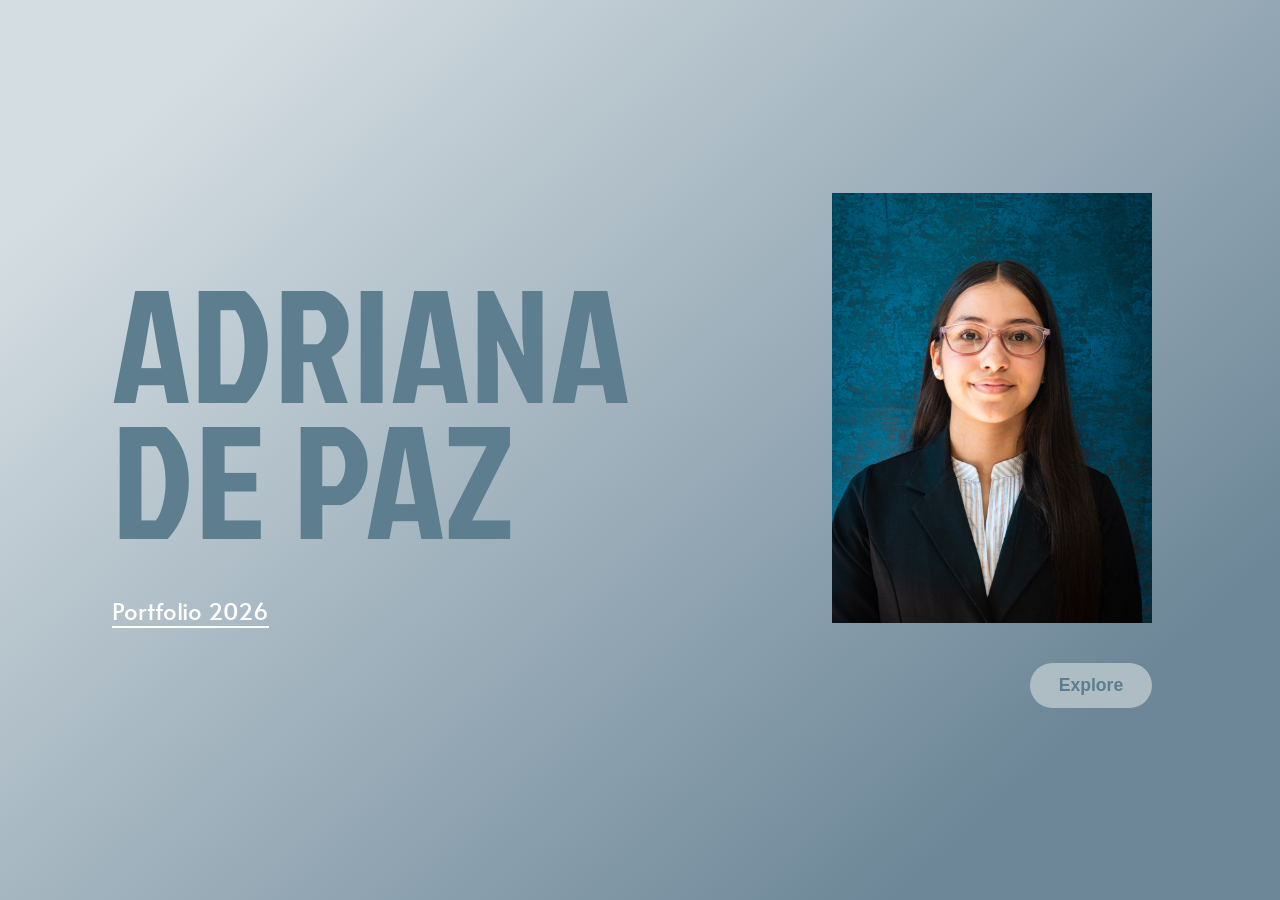
<file: index.html>
<!DOCTYPE html>
<html lang="en">

<head>
    <meta charset="UTF-8">
    <meta name="viewport" content="width=device-width, initial-scale=1.0">
    <title>Portafolio</title>
    <link rel="stylesheet" href="Portafolio.css">

    <link rel="preconnect" href="https://fonts.googleapis.com">
    <link rel="preconnect" href="https://fonts.gstatic.com" crossorigin>

    <link href="https://fonts.googleapis.com/css2?family=Alata&family=Jockey+One&display=swap" rel="stylesheet">
</head>

<body>
    <main class="hero-screen">
        <div class="content-left">
            <h1 class="title">ADRIANA<br>DE PAZ</h1>
            <a href="#" class="subtitle">Portfolio 2026</a>
        </div>

        <div class="content-right">
            <div class="photo-card">
                <img src="De Paz, Adriana (2).jpg" alt="">

            </div>

            <a href="about.html" class="btn-explore">
                <span>Explore</span>

            </a>


        </div>
    </main>

</body>

</html>
</file>
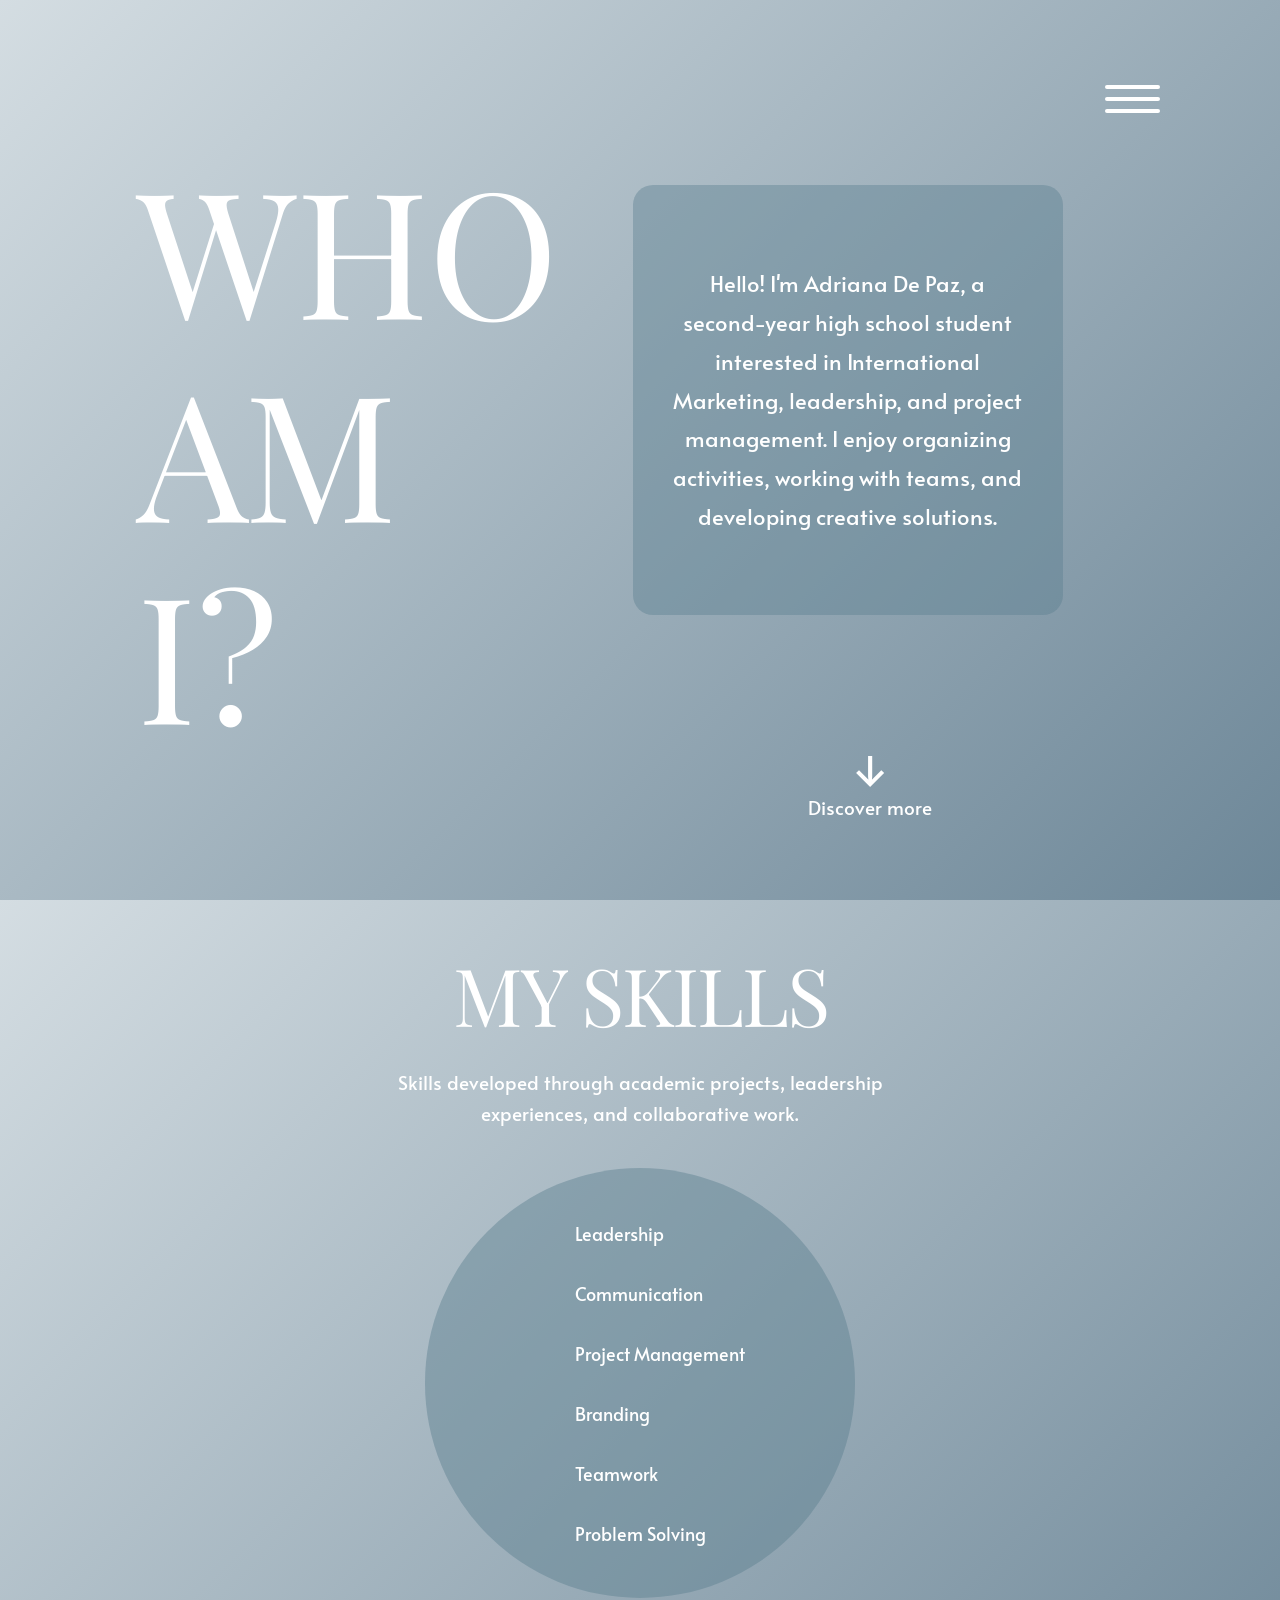
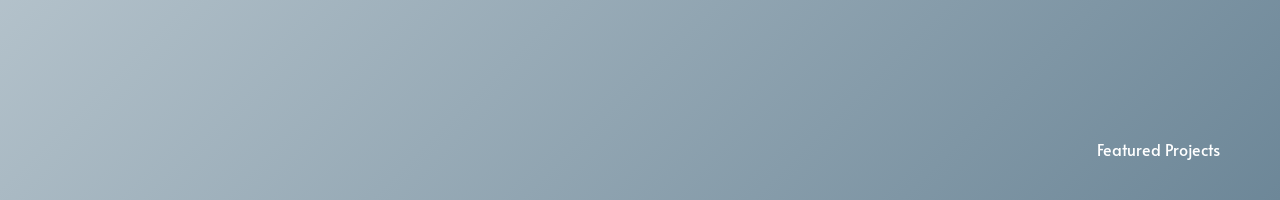
<file: about.html>
<!DOCTYPE html>
<html lang="en">

<head>
    <meta charset="UTF-8">
    <meta name="viewport" content="width=device-width, initial-scale=1.0">
    <title>About me</title>
    <link rel="stylesheet" href="Portafolio.css">
    <link
        href="https://fonts.googleapis.com/css2?family=Alata&family=Jockey+One&family=Playfair+Display:wght@400&display=swap"
        rel="stylesheet">
</head>

<body>
    <div class="menu-container">

        <div class="menu-icon">
            <span></span>
            <span></span>
            <span></span>
        </div>

        <div class="menu">

            <a href="index.html">HOME</a>

            <a href="about.html">ABOUT ME</a>

            <a href="about.html#skills">SKILLS</a>

            <a href="projects.html">PROJECTS</a>

            <a href="journey.html">MY JOURNEY</a>

            <a href="contact.html">CONTACT</a>

        </div>

    </div>

    <main class="about-screen">

        <div class="about-title">
            <h1>WHO<br>AM<br>I?</h1>
        </div>

        <div class="about-card">
            <p>
                Hello! I'm Adriana De Paz, a second-year high school student interested in International Marketing,
                leadership, and project management. I enjoy organizing activities, working with teams, and developing
                creative solutions.
            </p>
        </div>
        <a href="#skills" class="discover">
            <span class="arrow">&#8595;</span>
            <span>Discover more</span>
        </a>
    </main>
    <section id="skills" class="skills-screen">

        <h1 class="skills-title">
            MY SKILLS
        </h1>

        <p class="skills-subtitle">
            Skills developed through academic projects, leadership
            <br>
            experiences, and collaborative work.
        </p>

        <div class="skills-circle">

            <p>Leadership</p>

            <p>Communication</p>

            <p>Project Management</p>

            <p>Branding</p>

            <p>Teamwork</p>

            <p>Problem Solving</p>

        </div>

        <a href="projects.html" class="next-page">
            Featured Projects
        </a>
    </section>


</body>

</html>
</file>
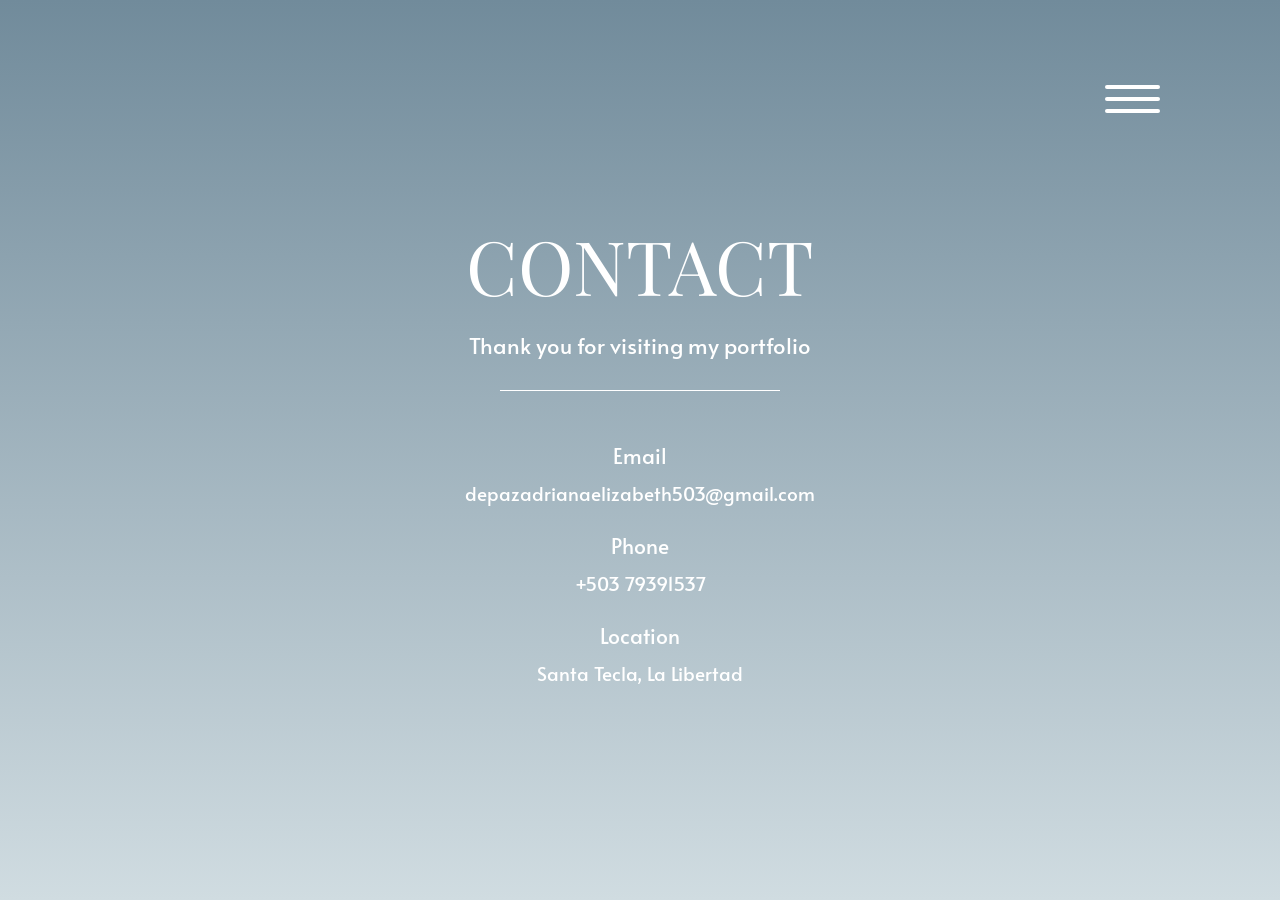
<file: contact.html>
<!DOCTYPE html>
<html lang="en">

<head>
    <meta charset="UTF-8">
    <meta name="viewport" content="width=device-width, initial-scale=1.0">
    <title>Contact</title>

    <link rel="stylesheet" href="Portafolio.css">

    <link
        href="https://fonts.googleapis.com/css2?family=Playfair+Display&family=Albert+Sans:wght@300;400&family=Alata&display=swap"
        rel="stylesheet">
</head>

<body>
    <div class="menu-container">

        <div class="menu-icon">
            <span></span>
            <span></span>
            <span></span>
        </div>

        <div class="menu">

            <a href="index.html">HOME</a>

            <a href="about.html">ABOUT ME</a>

            <a href="about.html#skills">SKILLS</a>

            <a href="projects.html">PROJECTS</a>

            <a href="journey.html">MY JOURNEY</a>

            <a href="contact.html">CONTACT</a>

        </div>

    </div>

    <section class="contact-screen">

        <h1 class="contact-title">CONTACT</h1>

        <p class="contact-message">
            Thank you for visiting my portfolio
        </p>

        <div class="contact-line"></div>

        <div class="contact-information">

            <p>Email</p>
            <a href="depazadrianaelizabeth503@gmail.com">
                depazadrianaelizabeth503@gmail.com
            </a>

            <p>Phone</p>
            <a href="tel:+50379391537">
                +503 79391537
            </a>

            <p>Location</p>
            <span>Santa Tecla, La Libertad</span>

        </div>

    </section>

</body>

</html>
</file>
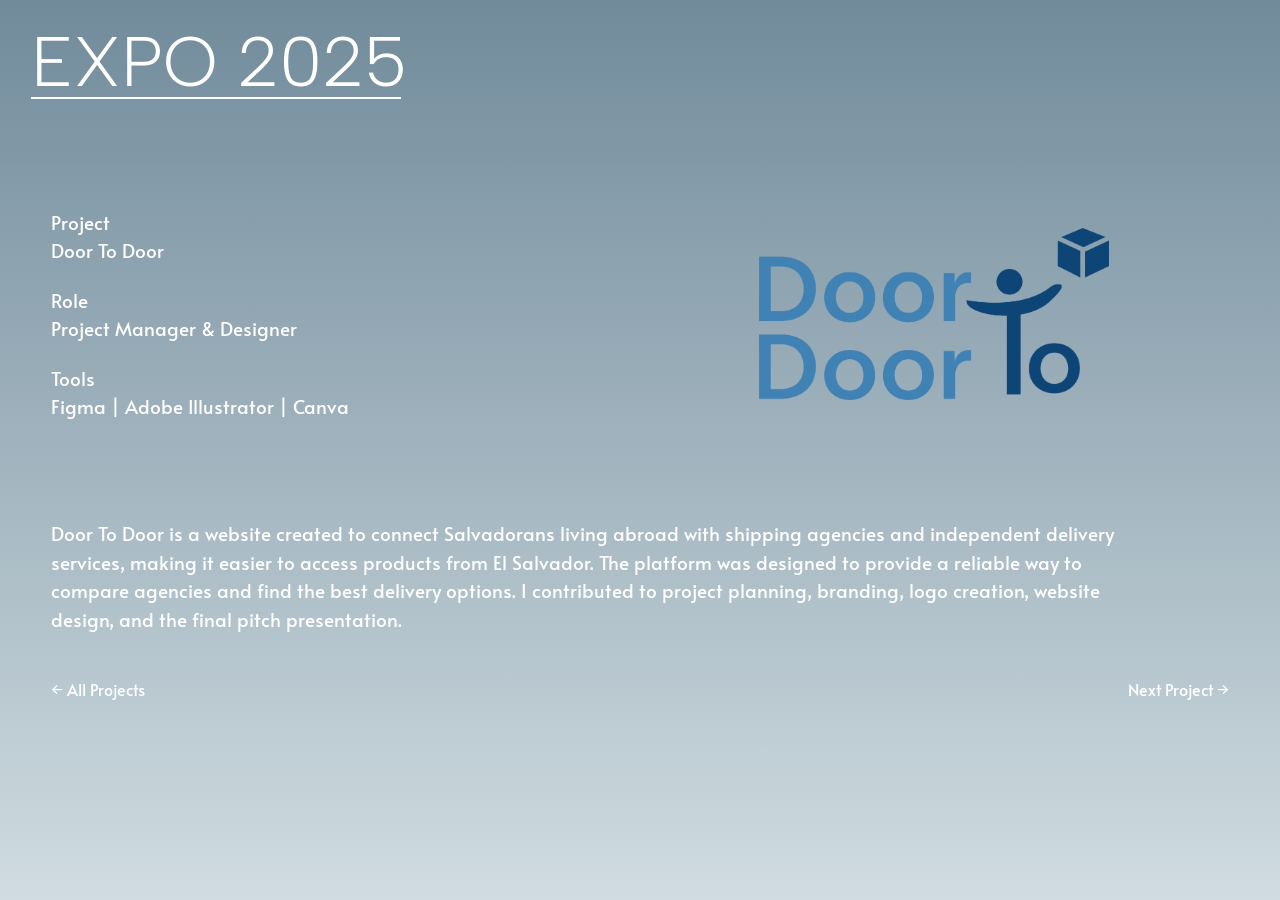
<file: expo2025.html>
<!DOCTYPE html>
<html lang="en">

<head>
    <meta charset="UTF-8">
    <meta name="viewport" content="width=device-width, initial-scale=1.0">
    <title>Expo2025</title>
    <link rel="stylesheet" href="Portafolio.css">
    <link href="https://fonts.googleapis.com/css2?family=Albert+Sans:wght@300;400&family=Alata&display=swap"
        rel="stylesheet">
</head>

<body>
    <section class="expo-screen">

        <h1 class="expo-title">
            EXPO 2025
        </h1>

        <div class="expo-line"></div>

        <div class="expo-content">

            <div class="expo-info">

                <div>
                    <p class="expo-label">Project</p>
                    <p class="expo-value">Door To Door</p>
                </div>

                <div>
                    <p class="expo-label">Role</p>
                    <p class="expo-value">Project Manager & Designer</p>
                </div>

                <div>
                    <p class="expo-label">Tools</p>
                    <p class="expo-value">Figma | Adobe Illustrator | Canva</p>
                </div>

            </div>

            <div class="expo-logo">
                <img src="Principal@2x.png" alt="Door To Door Logo">
            </div>

        </div>

        <div class="expo-description">

            <p>
                Door To Door is a website created to connect Salvadorans living abroad with shipping agencies and
                independent delivery services, making it easier to access products from El Salvador. The platform was
                designed to provide a reliable way to compare agencies and find the best delivery options. I contributed
                to project planning, branding, logo creation, website design, and the final pitch presentation.
            </p>

        </div>
        <nav class="project-navigation">

            <a href="projects.html" class="navigation-link">
                ← All Projects
            </a>

            <a href="expotech2026.html" class="navigation-link">
                Next Project →
            </a>

        </nav>
    </section>
</body>

</html>
</file>
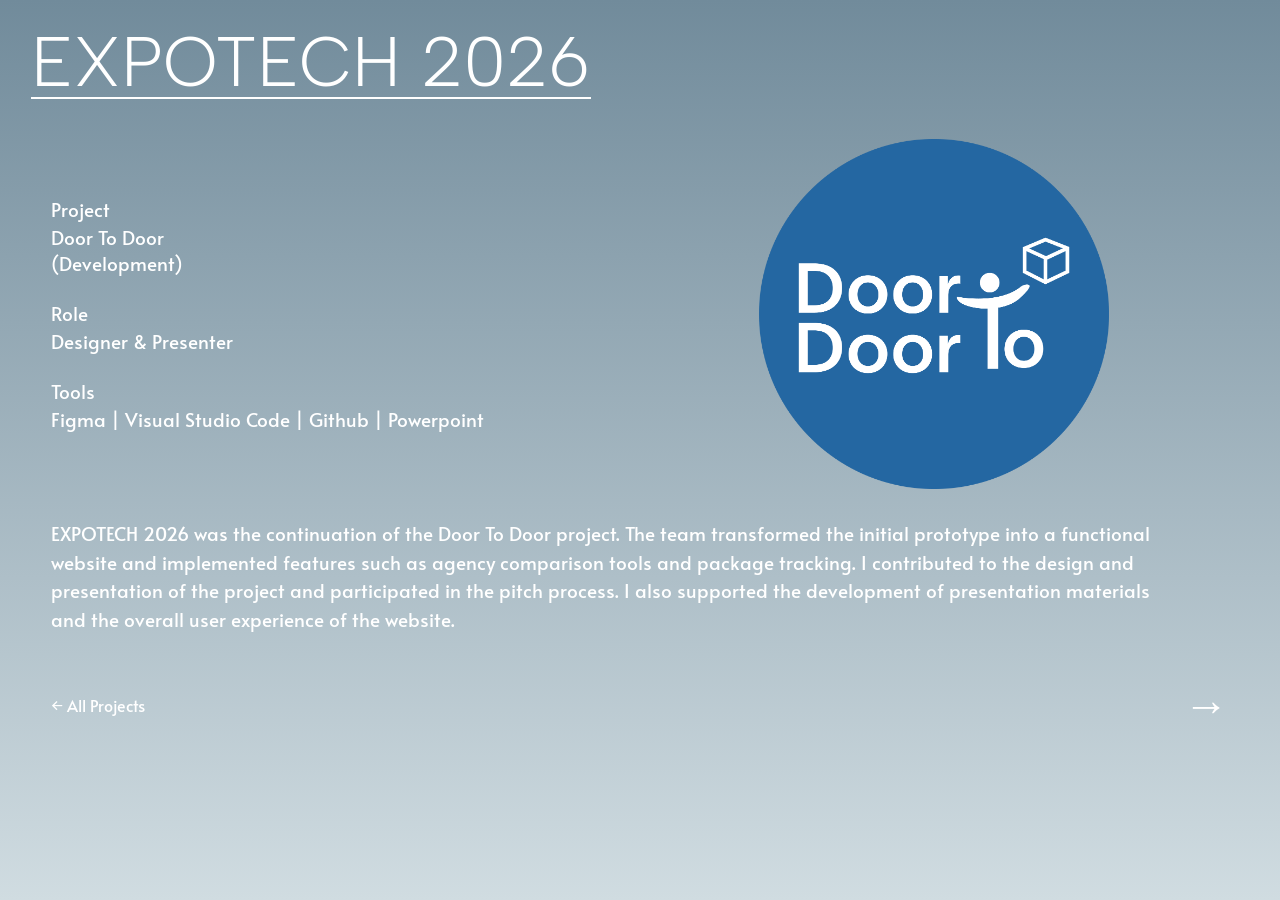
<file: expotech2026.html>
<!DOCTYPE html>
<html lang="en">

<head>
    <meta charset="UTF-8">
    <meta name="viewport" content="width=device-width, initial-scale=1.0">
    <title>Expotech2026</title>
    <link rel="stylesheet" href="Portafolio.css">
    <link href="https://fonts.googleapis.com/css2?family=Albert+Sans:wght@300;400&family=Alata&display=swap"
        rel="stylesheet">
</head>

<body>
    <section class="expotech-screen">

        <h1 class="expotech-title">
            EXPOTECH 2026
        </h1>

        <div class="expotech-line"></div>

        <div class="expotech-content">

            <div class="expotech-info">

                <div>
                    <p class="expotech-label">Project</p>
                    <p class="expotech-value">Door To Door
                    </p>
                    <p class="expotech-value">(Development)
                    </p>
                </div>

                <div>
                    <p class="expotech-label">Role</p>
                    <p class="expotech-value">Designer & Presenter</p>
                </div>

                <div>
                    <p class="expotech-label">Tools</p>
                    <p class="expotech-value">Figma | Visual Studio Code | Github | Powerpoint </p>
                </div>

            </div>

            <div class="expotech-logo">
                <img src="Logo alternativo (1).png" alt="Door To Door Logo">
            </div>

        </div>

        <div class="expotech-description">

            <p>
                EXPOTECH 2026 was the continuation of the Door To Door project. The team transformed the initial
                prototype into a functional website and implemented features such as agency comparison tools and package
                tracking. I contributed to the design and presentation of the project and participated in the pitch
                process. I also supported the development of presentation materials and the overall user experience of
                the website.
            </p>

        </div>
        <nav class="project-navigation">

            <a href="projects.html" class="navigation-link">
                ← All Projects
            </a>

            <a href="journey.html" class="journey-arrow">→</a>

        </nav>
    </section>
</body>

</html>
</file>
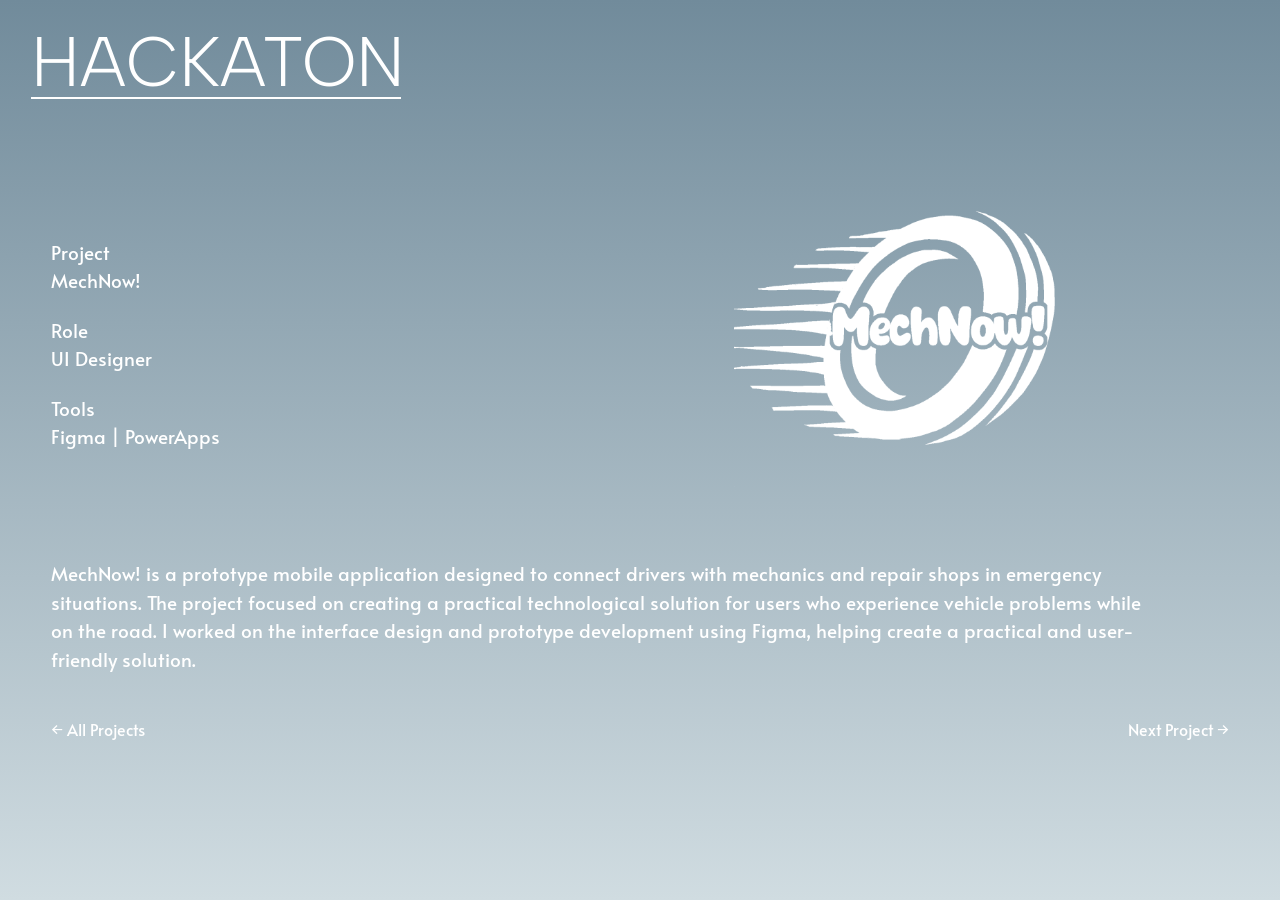
<file: hackaton.html>
<!DOCTYPE html>
<html lang="en">

<head>
    <meta charset="UTF-8">
    <meta name="viewport" content="width=device-width, initial-scale=1.0">
    <title>MechNow</title>
    <link rel="stylesheet" href="Portafolio.css">
    <link href="https://fonts.googleapis.com/css2?family=Albert+Sans:wght@300;400&family=Alata&display=swap"
        rel="stylesheet">
</head>

<body>
    <section class="hackaton-screen">

        <h1 class="hackaton-title">
            HACKATON
        </h1>

        <div class="hackaton-line"></div>


        <div class="hackaton-content">

            <div class="hackaton-info">

                <div>
                    <p class="label">Project</p>
                    <p class="value">MechNow!</p>
                </div>

                <div>
                    <p class="label">Role</p>
                    <p class="value">UI Designer</p>
                </div>

                <div>
                    <p class="label">Tools</p>
                    <p class="value">Figma | PowerApps</p>
                </div>

            </div>

            <div class="hackaton-logo">
                <img src="mechnow.png" alt="MechNow Logo">
            </div>

        </div>

        <div class="hackaton-description">

            <p>
                MechNow! is a prototype mobile application designed to connect drivers with mechanics and repair shops
                in emergency situations. The project focused on creating a practical technological solution for users
                who experience vehicle problems while on the road. I worked on the interface design and prototype
                development using Figma, helping create a practical and user-friendly solution.
            </p>

        </div>
        <nav class="project-navigation">

            <a href="projects.html" class="navigation-link">
                ← All Projects
            </a>

            <a href="expo2025.html" class="navigation-link">
                Next Project →
            </a>

        </nav>
    </section>
</body>

</html>
</file>
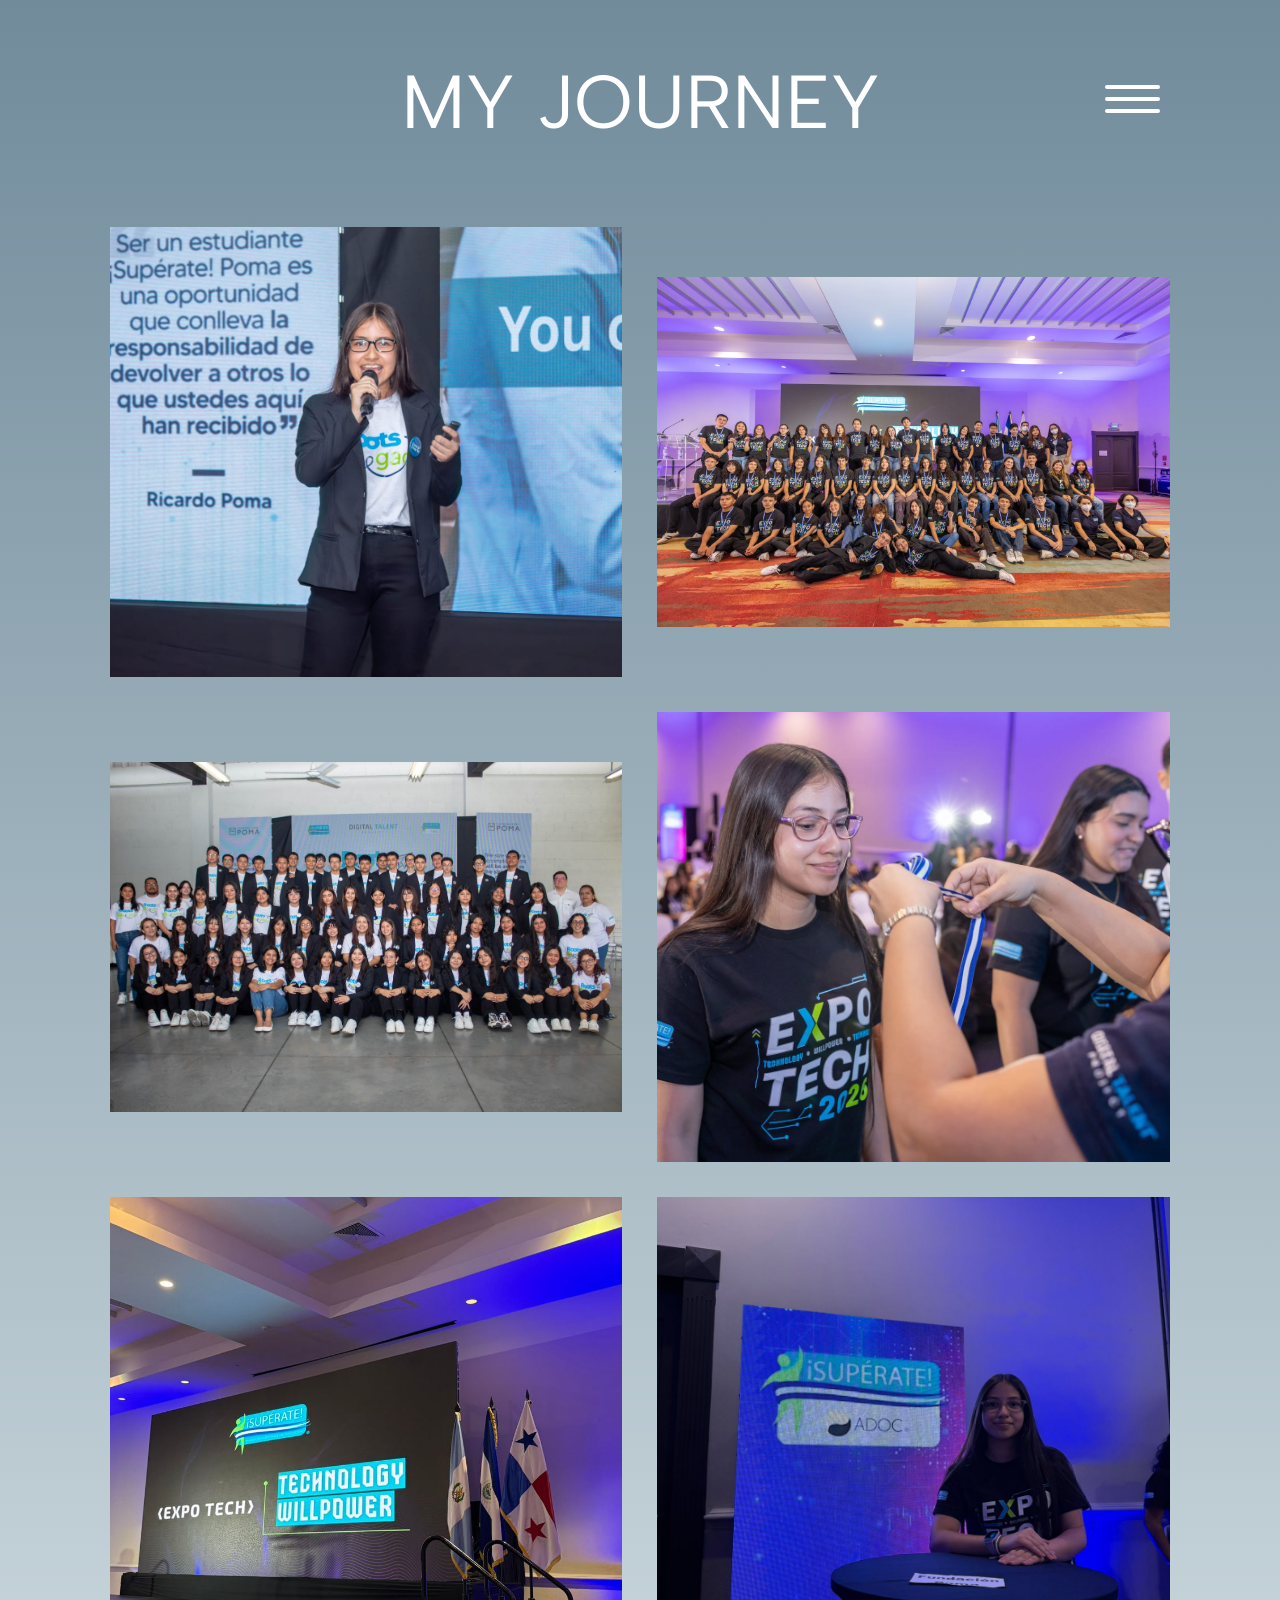
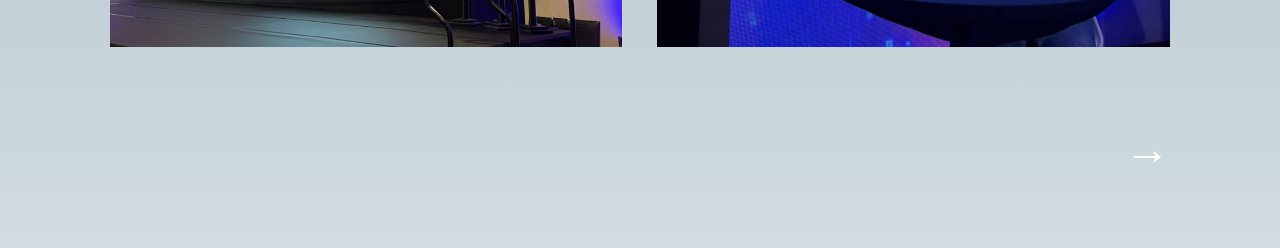
<file: journey.html>
<!DOCTYPE html>
<html lang="en">

<head>
    <meta charset="UTF-8">
    <meta name="viewport" content="width=device-width, initial-scale=1.0">
    <title>My Journey</title>

    <link rel="stylesheet" href="Portafolio.css">

    <link href="https://fonts.googleapis.com/css2?family=Albert+Sans:wght@300;400&family=Alata&display=swap"
        rel="stylesheet">
</head>

<body>
    <div class="menu-container">

        <div class="menu-icon">
            <span></span>
            <span></span>
            <span></span>
        </div>

        <div class="menu">

            <a href="index.html">HOME</a>

            <a href="about.html">ABOUT ME</a>

            <a href="about.html#skills">SKILLS</a>

            <a href="projects.html">PROJECTS</a>

            <a href="journey.html">MY JOURNEY</a>

            <a href="contact.html">CONTACT</a>

        </div>

    </div>

    <section class="journey-screen">

        <h1 class="journey-title">MY JOURNEY</h1>

        <div class="journey-gallery">

            <div class="journey-image image-one">
                <img src="Imagen 1.png" alt="">
            </div>

            <div class="journey-image image-two">
                <img src="Imagen 2.png" alt="">
            </div>

            <div class="journey-image image-three">
                <img src="Imagen 3.png" alt="">
            </div>

            <div class="journey-image image-four">
                <img src="Imagen 4.png" alt="">
            </div>

            <div class="journey-image image-five">
                <img src="Imagen 5.png" alt="">
            </div>
            <div class="journey-image image-six">
                <img src="Imagen 6.png" alt="">
            </div>

        </div>
        <nav class="journey-navigation">

            <a href="contact.html" class="journey-arrow">→</a>

        </nav>
    </section>

</body>

</html>
</file>
<file: Portafolio.css>
* {
    margin: 0;
    padding: 0;
    box-sizing: border-box;
}

html,
body{
    width:100%;
    overflow-x:hidden;
}
body{
    margin: 0;
    padding: 0;
    font-family: Arial, Helvetica, sans-serif;
}

.hero-screen {
    width: 100vw;
    height: 100vh;
    display: flex;
    justify-content: space-between;
    align-items: center;
    padding: 5rem 8rem;
    
    
    background: linear-gradient(138deg,
#d4dde2 12%,
#6d8798 83%);
    position: relative;
    overflow: hidden;
}


.content-left {
    margin-left: -1rem;
    display: flex;
    flex-direction: column;
    align-items: flex-start;
    justify-content: center;
}

.title{
    font-family: 'Jockey One', sans-serif;
    font-size: 10rem;
    line-height: 0.85;
    color: #5C7E8F;
    font-weight: 400;
    text-transform: uppercase;
    letter-spacing: 1px;
    margin-bottom: 3rem;
}

.subtitle{
    font-family: 'Alata', sans-serif;
    font-size: 1.5rem;
    color: #FFFFFF;
    text-decoration: underline;
    text-underline-offset: 6px;
}

.subtitle:hover {
    opacity: 0.8;
}


.content-right {
    display: flex;
    flex-direction: column;
    align-items: flex-end;
    gap: 2.5rem;
}


.photo-card{
    width: 320px;
    height: 430px;
    overflow: hidden;
}

.photo-card img{
    width: 100%;
    height: 100%;
    object-fit: cover;
}


.btn-explore {
    display: flex;
    align-items: center;
    gap: 0.8rem;
    text-decoration: none;
    background-color: #aebcc4;
    padding: 0.75rem 1.8rem;
    border-radius: 50px;
    color: #5C7E8F;
    font-weight: bold;
    font-size: 1.1rem;
    transition: all 0.3s ease;
}


.btn-explore:hover {
    background-color: #9cb0bb;
    transform: translateY(-2px);
}



@media (max-width: 900px) {
    .hero-screen {
        flex-direction: column;
        height: auto;
        padding: 3rem 2rem;
        gap: 3rem;
    }

    .title {
        font-size: 4.5rem;
    }

    .content-right {
        align-items: center;
    }
}
.about-title{
    margin-left: 40px;
}
.about-screen{
    
    width: 100%;
    min-height: 100vh;

    display: flex;
    justify-content: space-around;
    align-items: center;

    background: linear-gradient(
        135deg,
        #D4DDE2 0%,
        #6D8798 100%
    );
}
.about-card{
    
    width: 430px;
    height: 430px;

    background-color: rgba(92, 126, 143, 0.42);

    border-radius: 20px;

    display: flex;
    justify-content: center;
    align-items: center;

    padding: 35px;

    transform: translateX(-80px) translateY(60px);
}

.about-card{
    transform: translateX(-120px) translateY(-50px);
}
.about-card p{
    font-family: 'Alata', sans-serif;
    color: #FFFFFF;

    font-size: 1.35rem;
    line-height: 1.8;

    text-align: center;
}
.about-title h1{
    font-family: 'Playfair Display', serif;
    color: #FFFFFF;

    font-size: 11rem;
    font-weight: 400;
    line-height: 1.15;

    text-align: left;
}
.discover{
    position: absolute;

    left: 68%;
    transform: translateX(-50%);

    bottom: 80px;

    display: flex;
    flex-direction: column;
    align-items: center;

    text-decoration: none;
    color: white;

    font-family: 'Alata', sans-serif;

    transition: 0.3s ease;
}

.arrow{
    font-size: 3rem;
    line-height: 1;
}

.discover span:last-child{
    font-size: 1.2rem;
}
.about-screen{
    position: relative;
    
}
html{
    scroll-behavior: smooth;
}
.skills-screen{
    width: 100%;
    min-height: 100vh;

    background: linear-gradient(
        135deg,
        #D4DDE2 0%,
        #6D8798 100%
    );

    display: flex;
    flex-direction: column;
    align-items: center;

    position: relative;
}

.skills-title{
    margin-top: 30px;
    letter-spacing: -2px;

    font-family: 'Playfair Display', serif;
    color: white;

    font-size: 5rem;
    margin-top: 40px;
    font-weight: 400;
}

.skills-subtitle{
    margin-top: 20px;

    color: white;

    font-family: 'Alata', sans-serif;
    font-size: 1.2rem;
    
    

    text-align: center;
    line-height: 1.6;
}

.skills-circle{
    width: 430px;
    height: 430px;
    border-radius: 50%;

    background: rgba(92,126,143,0.45);

    display: flex;
    flex-direction: column;

    justify-content: center;

    align-items: flex-start;

    padding-left: 150px;

    gap: 35px;
    margin-top: 40px
}



.skills-circle p{
    color: white;

    font-family: 'Alata', sans-serif;

    font-size: 1.15rem;
    text-align: left;
}

.next-page{
    position: absolute;

    bottom: 40px;
    right: 60px;

    color: white;

    text-decoration: none;

    font-family: 'Alata', sans-serif;
    font-size: 1rem;

    transition: .3s ease;
}

.next-page:hover{
    transform: translateX(8px);
    opacity: .8;
}
.projects-screen{
    width: 100%;
    height: 100vh;

    background: linear-gradient(
        135deg,
        #D4DDE2 0%,
        #6D8798 100%
    );

    display: flex;
    flex-direction: column;
    justify-content: center;
    align-items: center;
}

.projects-title{
    font-family: 'Playfair Display', serif;
    color: white;

    text-align: center;

    font-size: 6rem;
    font-weight: 400;

    margin-top: -120px;
}

.projects-grid{
    width: 100%;

    display: grid;

    grid-template-columns: repeat(2, 1fr);

    gap: 40px 5px;

    justify-items: center;

    margin-top: 90px;
}
.project-card{
    width: 300px;
    height: 100px;

    background: rgba(255,255,255,0.35);

    border-radius: 25px;

    display: flex;
    justify-content: center;
    align-items: center;

    color: white;
    font-family: 'Alata', sans-serif;
    font-size: 1.4rem;
    font-weight: 300;

    text-decoration: none;
    color: white;
    transition: all 0.3s ease;
    cursor: pointer;
}
.project-card:hover{
    transform: scale(1.05);

    background: rgba(255,255,255,0.5);
}
.project-bottom{
    margin-top: -10px;
    grid-column: 1 / 3;

}



.menu-icon{
    position: absolute;
    top: 50px;
    right: 80px;

    display: flex;
    flex-direction: column;
    gap: 10px;

    cursor: pointer;
}

.menu-icon span{
    width: 60px;
    height: 6px;

    background-color: white;

    border-radius: 20px;
}
main,
section{
    width: 100%;
}
* {
    margin: 0;
    padding: 0;
    box-sizing: border-box;
}

body {
    width: 100%;
}

.hackaton-screen {
    width: 100%;
    min-height: 100vh;

    padding: 27px 4%;

    background: linear-gradient(
        to bottom,
        #718B9B 0%,
        #D0DCE1 100%
    );
}


.hackaton-title {
    font-family: 'Albert Sans', sans-serif;

    font-size: 70px;
    font-weight: 300;

    color: white;

    line-height: 1;
    margin-left: -20px;}

    .hackaton-line {
    width: 370px;
    height: 2px;

    background: white;

    margin-left: -20px;
    margin-bottom: 65px;
}

.hackaton-content {
    display: grid;
    grid-template-columns: 1fr 1fr;
    align-items: center;

    width: 100%;
    min-height: 40vh;
}


.hackaton-info {
    display: flex;
    flex-direction: column;

    gap: 24px;

    min-width: 180px;
}

.label {
    font-family: 'Alata', sans-serif;

    color: white;

    margin-bottom: 2px;

    font-size: 19px;
    font-weight: 400;
}

.value {
    font-family: 'Alata', sans-serif;

    color: white;

    font-size: 19px;
    font-weight: 400;
}

.hackaton-logo {
    display: flex;
    justify-content: center;
    align-items: center;
}

.hackaton-logo img {
    width: 400px;
    display: block;
}


.hackaton-description {
    width: 100%;
    max-width: 1100px;

    margin-top: 35px;
}

.hackaton-description p {
    font-family: 'Alata', sans-serif;

    color: white;

    font-size: 19px;
    line-height: 1.5;

    width: 100%;
    max-width: 1100px;
}
.project-navigation {
    width: 100%;
    display: flex;
    justify-content: space-between;
    align-items: center;
    margin-top: 45px;
    padding-bottom: 10px;
}

.navigation-link {
    font-family: 'Alata', sans-serif;
    color: white;
    font-size: 16px;
    text-decoration: none;
    transition: 0.3s;
}

.navigation-link:hover {
    opacity: 0.7;
}

.expo-screen {
    width: 100%;
    min-height: 100vh;

    padding: 27px 4%;

    background: linear-gradient(
        to bottom,
        #718B9B 0%,
        #D0DCE1 100%
    );
}
.expo-title {
    font-family: 'Albert Sans', sans-serif;

    font-size: 70px;
    font-weight: 300;

    color: white;

    line-height: 1;
    margin-left: -20px;
}
.expo-line {
    width: 370px;
    height: 2px;

    background: white;

    margin-left: -20px;
    margin-bottom: 35px;
}
.expo-content {
    display: grid;
    grid-template-columns: 1fr 1fr;
    align-items: center;

    width: 100%;
    min-height: 40vh;
}
.expo-info {
    display: flex;
    flex-direction: column;

    gap: 24px;

    min-width: 180px;
}
.expo-label {
    font-family: 'Alata', sans-serif;

    color: white;

    margin-bottom: 2px;

    font-size: 19px;
    font-weight: 400;
}
.expo-value {
    font-family: 'Alata', sans-serif;

    color: white;

    font-size: 19px;
    font-weight: 400;
}
.expo-logo {
    display: flex;
    justify-content: center;
    align-items: center;
}

.expo-logo img {
    width: 350px;
    max-width: 100%;

    display: block;
}
.expo-description {
    width: 100%;
    max-width: 1100px;

    margin-top: 25px;
}

.expo-description p {
    font-family: 'Alata', sans-serif;

    color: white;

    font-size: 19px;
    line-height: 1.5;

    width: 100%;
    max-width: 1100px;
}

.expotech-screen {
    width: 100%;
    min-height: 100vh;

    padding: 27px 4%;

    background: linear-gradient(
        to bottom,
        #718B9B 0%,
        #D0DCE1 100%
    );
}
.expotech-title {
    font-family: 'Albert Sans', sans-serif;

    font-size: 70px;
    font-weight: 300;

    color: white;

    line-height: 1;
    margin-left: -20px;
}
.expotech-line {
    width: 560px;
    height: 2px;

    background: white;

    margin-left: -20px;
    margin-bottom: 35px;
}
.expotech-content {
    display: grid;
    grid-template-columns: 1fr 1fr;
    align-items: center;

    width: 100%;
    min-height: 40vh;
}
.expotech-info {
    display: flex;
    flex-direction: column;

    gap: 24px;

    min-width: 180px;
}
.expotech-label {
    font-family: 'Alata', sans-serif;

    color: white;

    margin-bottom: 2px;

    font-size: 19px;
    font-weight: 400;
}
.expotech-value {
    font-family: 'Alata', sans-serif;

    color: white;

    font-size: 19px;
    font-weight: 400;
}
.expotech-logo {
    display: flex;
    justify-content: center;
    align-items: center;
}

.expotech-logo img {
    width: 350px;
    max-width: 100%;

    display: block;
}
.expotech-description {
    width: 100%;
    max-width: 1100px;

    margin-top: 25px;
}

.expotech-description p {
    font-family: 'Alata', sans-serif;

    color: white;

    font-size: 19px;
    line-height: 1.5;

    width: 100%;
    max-width: 1100px;
}

.journey-arrow {
    color: white;
    font-family: 'Albert Sans', sans-serif;
    font-size: 55px;
    font-weight: 300;
    text-decoration: none;

    transition: transform 0.3s ease;
}

.journey-arrow:hover {
    transform: translateX(10px);
}
.expotech-screen {
    width: 100%;
    height: 100vh;
    min-height: 0;
    overflow: hidden;
    box-sizing: border-box;
}

.journey-screen {
    width: 100%;
    min-height: 100vh;

    padding: 27px 4%;

    background: linear-gradient(
        to bottom,
        #718B9B 0%,
        #D0DCE1 100%
    );
}
.journey-title {
    font-family: 'Albert Sans', sans-serif;
    font-size: 75px;
    font-weight: 400;
    color: white;
    text-align: center;
    margin-top: 30px;
}

.journey-gallery {
    width: 90%;
    margin: 80px auto;
    display: grid;
    grid-template-columns: 1fr 1fr;
    gap: 35px;
    align-items: center;
}

.journey-image {
    width: 100%;
    overflow: hidden;
}

.journey-image img {
    width: 100%;
    height: 100%;
    object-fit: cover;
    display: block;
    transition: transform 0.4s ease;
}


.image-one {
    height: 450px;
}

.image-two {
    height: 350px;
}

.image-three {
    height: 350px;
}

.image-four {
    height: 450px;
}
.image-five {
    height: 450px;
}
.image-six {
    height: 450px;
}



.journey-image:hover img {
    transform: scale(1.03);
}
.journey-navigation {
    width: 90%;
    margin: 40px auto;
    display: flex;
    justify-content: flex-end;
}

.journey-arrow {
    color: white;
    font-size: 45px;
    text-decoration: none;
    transition: transform 0.3s ease;
}

.journey-arrow:hover {
    transform: translateX(8px);
}
.contact-screen {
    width: 100%;
    min-height: 100vh;
    padding: 30px 4%;
    box-sizing: border-box;

    background: linear-gradient(
        to bottom,
        #718B9B 0%,
        #D0DCE1 100%
    );

    display: flex;
    flex-direction: column;
    justify-content: center;
    align-items: center;
    text-align: center;
}

/* TITLE */
.contact-title {
    font-family: 'Playfair Display', serif;
    font-size: 75px;
    font-weight: 400;
    color: white;
    margin: 0 0 15px;
}

/* MESSAGE */
.contact-message {
    font-family: 'Alata', sans-serif;
    font-size: 22px;
    color: white;
    margin: 0;
}

/* LINE */
.contact-line {
    width: 280px;
    height: 1px;
    background-color: white;
    margin: 30px auto 35px;
}

/* INFORMATION */
.contact-information {
    display: flex;
    flex-direction: column;
    align-items: center;
    gap: 10px;
    font-family: 'Alata', sans-serif;
    color: white;
}

.contact-information p {
    font-size: 21px;
    margin: 15px 0 0;
}

.contact-information a,
.contact-information span {
    font-size: 19px;
    color: white;
    text-decoration: none;
}

.contact-information a:hover {
    text-decoration: underline;
}


.menu-container{
    position: fixed;
    top: 35px;
    right: 40px;
    z-index: 9999;
}

.menu-icon{
    display: flex;
    flex-direction: column;
    gap: 8px;
    cursor: pointer;
}

.menu-icon span{
    display: block;

    width: 55px;
    height: 4px;

    background-color: white;

    border-radius: 20px;
}

.menu{
    display: none;

    position: absolute;
    top: 35px;
    right: 0;

    width: 200px;

    padding: 15px;

    border-radius: 20px;

    background: rgba(212,221,226,0.95);

    backdrop-filter: blur(10px);
}

.menu-container:hover .menu{
    display: block;
}

.menu a{
    display: block;

    padding: 10px 0;

    text-decoration: none;

    color: #5C7E8F;

    font-family: 'Alata', sans-serif;

    font-size: 1rem;
}

.menu a:hover{
    padding-left: 10px;
}
</file>
